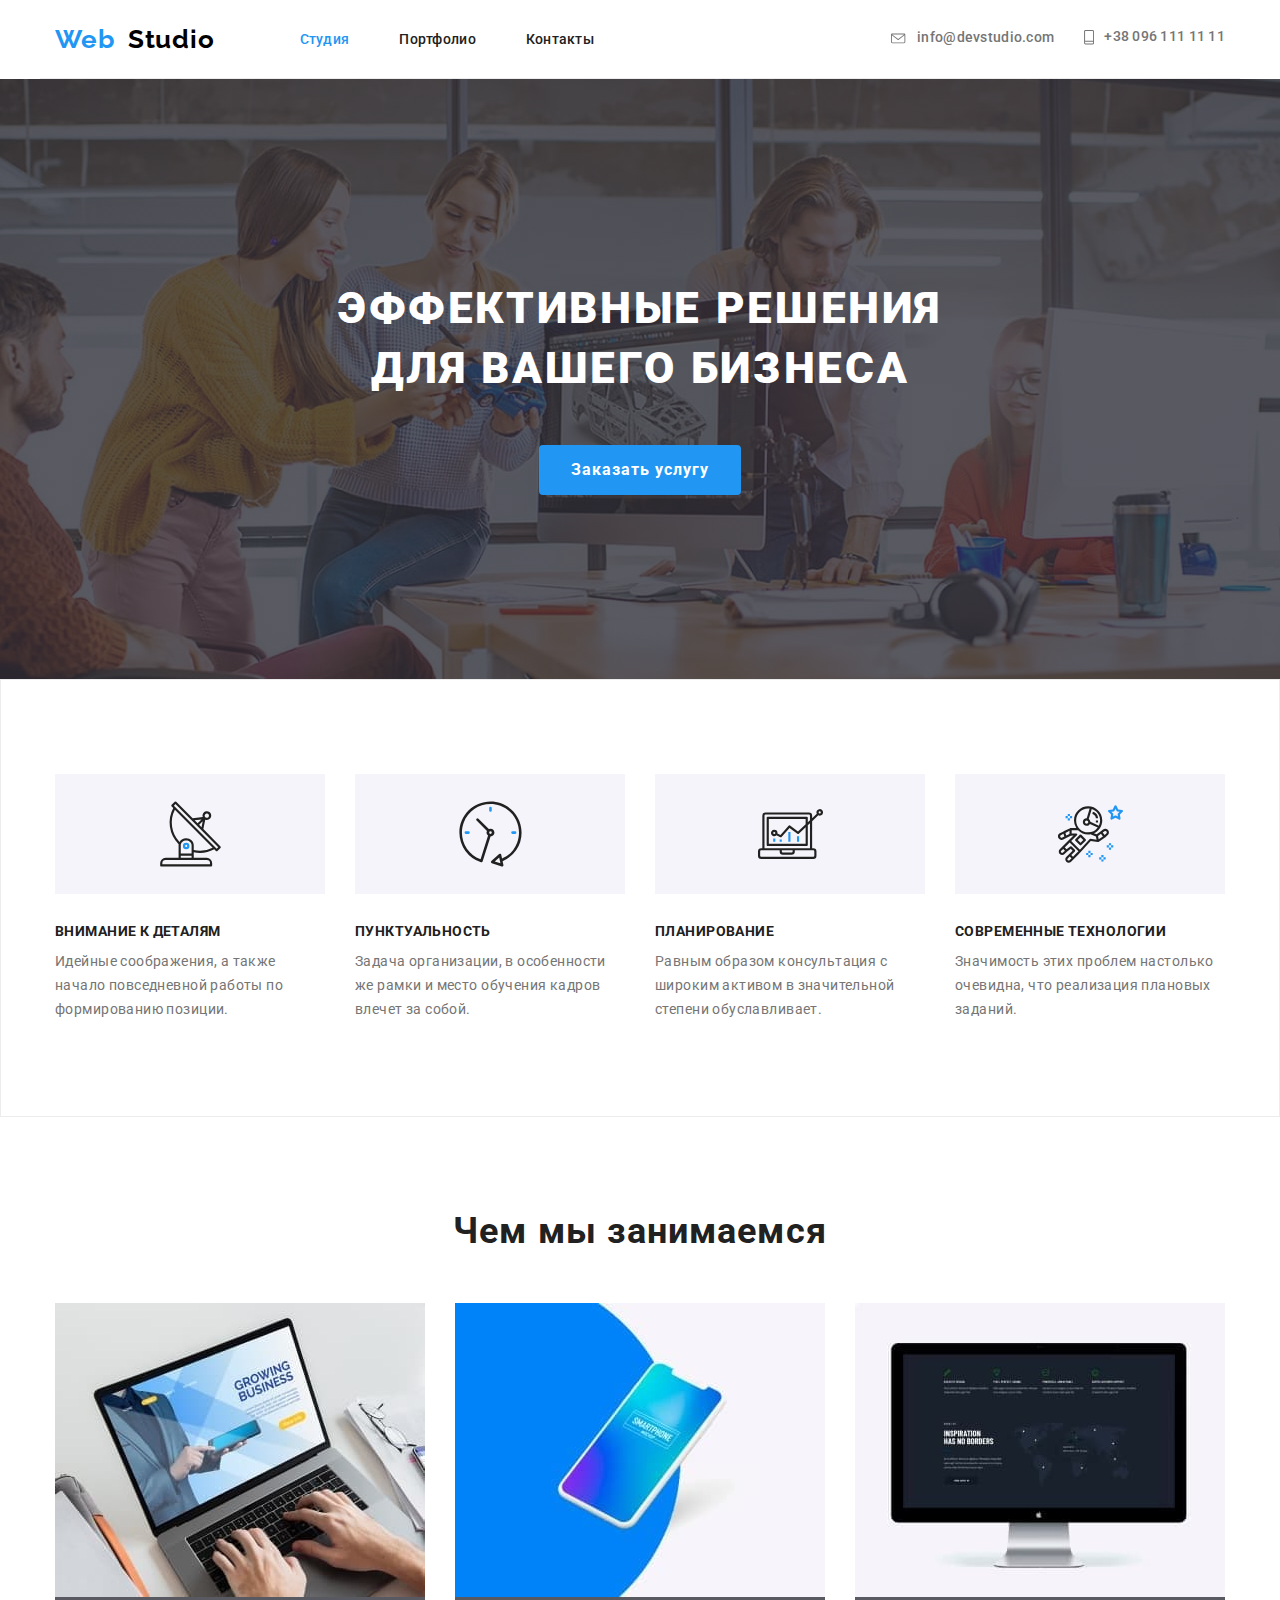
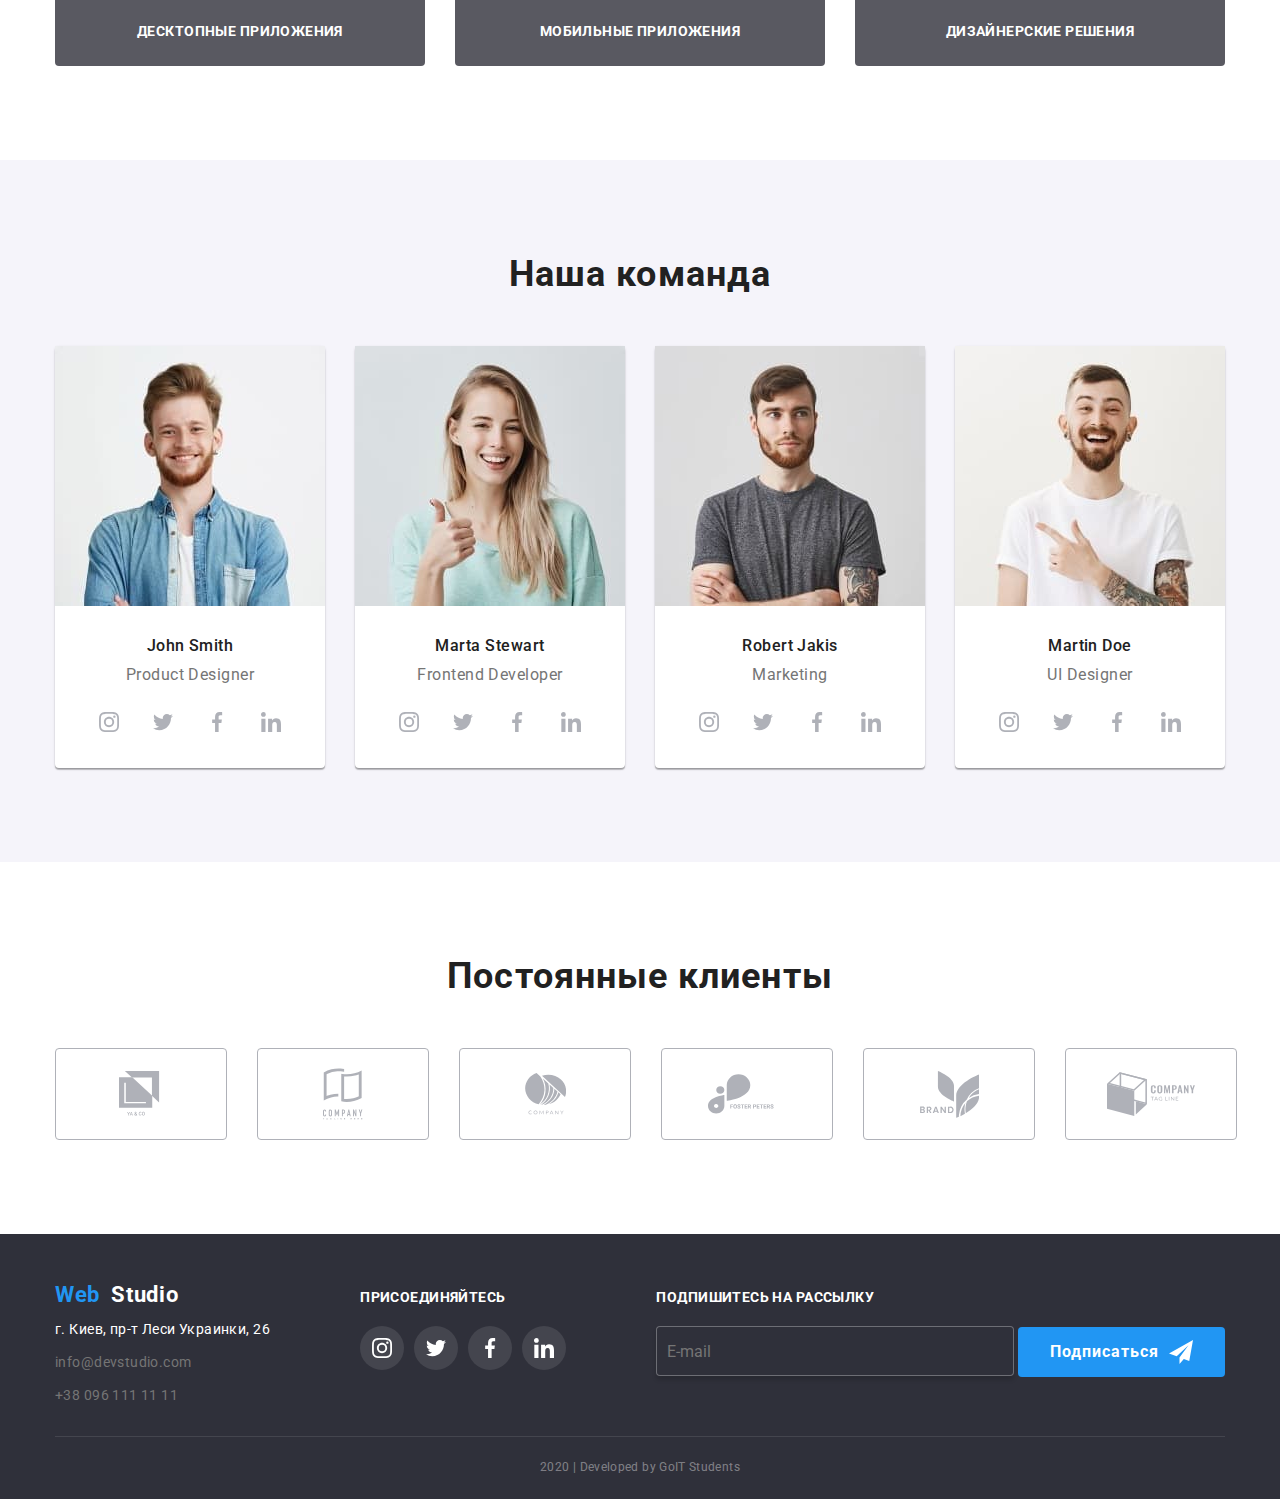
<file: index.html>
<!DOCTYPE html>
<html lang="ru">
  <head>
    <meta charset="UTF-8" />
    <meta name="viewport" content="width=device-width, initial-scale=1.0" />
    <link
      href="https://fonts.googleapis.com/css2?family=Raleway:wght@700&family=Roboto:wght@400;500;700;900&display=swap"
      rel="stylesheet"
    />
    <link
      rel="stylesheet"
      href="https://cdnjs.cloudflare.com/ajax/libs/modern-normalize/0.6.0/modern-normalize.min.css"
    />
    <link rel="stylesheet" href="./css/common.css" />
    <link rel="stylesheet" href="./css/main.css" />
    <title>goit-markup-hw-02</title>
  </head>
  <body>
    <!-- Шапка сайта -->

    <header class="container page-header">
      <nav class="main-nav">
        <a href="./index.html" class="logo-head link"
          ><span class="logo-web">Web &nbsp;</span
          ><span class="logo-nav">Studio</span></a
        >
        <!-- Контейнер с навигацией -->
        <ul class="site-nav list">
          <li class="item">
            <a href="./index.html" class="link current">Студия</a>
          </li>
          <li class="item">
            <a href="./portfolio.html" class="link">Портфолио</a>
          </li>
          <li class="item"><a href="" class="link">Контакты</a></li>
        </ul>
      </nav>

      <!-- Контейнер почта и телефон -->

      <ul class="cont-nav list">
        <li class="item mail">
          <a href="mailto" class="mail link">
            <svg class="mail-icon">
              <use href="./img/sprite.svg#icon-mailicon"></use>
            </svg>
            info@devstudio.com</a
          >
        </li>
        <li class="item phone">
          <a href="tel:380961111111" class="phone link">
            <svg class="phone-icon">
              <use href="./img/sprite.svg#icon-phoneicon"></use>
            </svg>
            +38 096 111 11 11</a
          >
        </li>
      </ul>
    </header>

    <main>
      <!-- Герой -->

      <section class="section hero">
        <div class="overley">
          <h1 class="hero-title">
            эффективные решения <br />
            для вашего бизнеса
          </h1>
          <a href="" class="button">Заказать услугу</a>
        </div>
      </section>

      <!-- Наши преимущества -->

      <section class="section advantage">
        <div class="container">
          <h2 class="visually-hidden">Наши преимущества</h2>
          <ul class="list">
            <li class="item attention">
              <!-- <img class="img" src="./img/antenna.svg" alt="Иконка антенна" /> -->
              <div class="background-icon">
                <svg class="antenna-icon">
                  <use href="./img/sprite.svg#icon-antenna"></use>
                </svg>
              </div>
              <h3 class="advantage-title">Внимание к деталям</h3>
              <p class="text">
                Идейные соображения, а также начало повседневной работы по
                формированию позиции.
              </p>
            </li>
            <li class="item punctual">
              <!-- <img class="img" src="./img/clock.svg" alt="Иконка часы" /> -->
              <div class="background-icon">
                <svg class="antenna-icon">
                  <use href="./img/sprite.svg#icon-clock"></use>
                </svg>
              </div>
              <h3 class="advantage-title">Пунктуальность</h3>
              <p class="text">
                Задача организации, в особенности же рамки и место обучения
                кадров влечет за собой.
              </p>
            </li>
            <li class="item planning">
              <!-- <img class="img" src="./img/diagram.svg" alt="Иконка диаграмма" /> -->
              <div class="background-icon">
                <svg class="antenna-icon">
                  <use href="./img/sprite.svg#icon-diagram"></use>
                </svg>
              </div>
              <h3 class="advantage-title">Планирование</h3>
              <p class="text">
                Равным образом консультация с широким активом в значительной
                степени обуславливает.
              </p>
            </li>
            <li class="item technologies">
              <!-- <img class="img" src="./img/astronaut.svg" alt="Иконка астронавт" /> -->
              <div class="background-icon">
                <svg class="antenna-icon">
                  <use href="./img/sprite.svg#icon-astronaut"></use>
                </svg>
              </div>
              <h3 class="advantage-title">Современные технологии</h3>
              <p class="text">
                Значимость этих проблем настолько очевидна, что реализация
                плановых заданий.
              </p>
            </li>
          </ul>
        </div>
      </section>

      <!-- Чем мы занимаемся -->

      <section class="section doing">
        <div class="container doing">
          <h2>Чем мы занимаемся</h2>
          <ul class="list">
            <li class="item">
              <img
                src="./img/nout.jpg"
                alt="Ноутбук"
                width="370"
                height="294"
              />
              <p class="doing-text">Десктопные приложения</p>
            </li>
            <li class="item">
              <img
                src="./img/mobile.jpg"
                alt="Мобильный телефон"
                width="370"
                height="294"
              />
              <p class="doing-text">Мобильные приложения</p>
            </li>
            <li class="item">
              <img
                src="./img/comp.jpg"
                alt="Монитор компьютера"
                width="370"
                height="294"
              />
              <p class="doing-text">Дизайнерские решения</p>
            </li>
          </ul>
        </div>
      </section>

      <!-- Наша команда -->

      <section class="section team">
        <div class="container">
          <h2>Наша команда</h2>
          <ul class="list">
            <!-- John Smith -->
            <li class="item cards">
              <img
                src="./img/team-card-1.jpg"
                alt="Фото члена команды"
                width="270"
                height="260"
              />
              <h3 class="team-title">John Smith</h3>
              <p class="team-position">Product Designer</p>
              <ul class="list icon">
                <li class="item social">
                  <a
                    href="http://instagram.com/"
                    aria-label="ссылка Инстаграмм"
                    class="link"
                  >
                    <svg class="social-icon" width="20" height="20">
                      <use href="./img/sprite.svg#icon-instagram"></use>
                    </svg>
                  </a>
                </li>
                <li class="item social">
                  <a
                    href="http://twitter.com/"
                    aria-label="ссылка Твиттер"
                    class="link"
                  >
                    <svg class="social-icon" width="20" height="20">
                      <use href="./img/sprite.svg#icon-twitter"></use>
                    </svg>
                  </a>
                </li>
                <li class="item social">
                  <a
                    href="http://facebook.com/"
                    aria-label="ссылка Фейсбук"
                    class="link"
                  >
                    <svg class="social-icon" width="20" height="20">
                      <use href="./img/sprite.svg#icon-facebook"></use>
                    </svg>
                  </a>
                </li>
                <li class="item social">
                  <a
                    href="http://linkedin.com/"
                    aria-label="ссылка Фейсбук"
                    class="link"
                  >
                    <svg class="social-icon" width="20" height="20">
                      <use href="./img/sprite.svg#icon-linkedin"></use>
                    </svg>
                  </a>
                </li>
              </ul>
            </li>

            <!-- Marta Stewart -->
            <li class="item cards">
              <img
                src="./img/team-card-2.jpg"
                alt="Фото члена команды"
                width="270"
                height="260"
              />
              <h3 class="team-title">Marta Stewart</h3>
              <p class="team-position">Frontend Developer</p>
              <ul class="list icon">
                <li class="item social">
                  <a
                    href="http://instagram.com/"
                    aria-label="ссылка Инстаграмм"
                    class="link"
                  >
                    <svg class="social-icon" width="20" height="20">
                      <use href="./img/sprite.svg#icon-instagram"></use>
                    </svg>
                  </a>
                </li>
                <li class="item social">
                  <a
                    href="http://twitter.com/"
                    aria-label="ссылка Твиттер"
                    class="link"
                  >
                    <svg class="social-icon" width="20" height="20">
                      <use href="./img/sprite.svg#icon-twitter"></use>
                    </svg>
                  </a>
                </li>
                <li class="item social">
                  <a
                    href="http://facebook.com/"
                    aria-label="ссылка Фейсбук"
                    class="link"
                  >
                    <svg class="social-icon" width="20" height="20">
                      <use href="./img/sprite.svg#icon-facebook"></use>
                    </svg>
                  </a>
                </li>
                <li class="item social">
                  <a
                    href="http://linkedin.com/"
                    aria-label="ссылка Фейсбук"
                    class="link"
                  >
                    <svg class="social-icon" width="20" height="20">
                      <use href="./img/sprite.svg#icon-linkedin"></use>
                    </svg>
                  </a>
                </li>
              </ul>
            </li>

            <!-- Robert Jakis -->
            <li class="item cards">
              <img
                src="./img/team-card-3.jpg"
                alt="Фото члена команды"
                width="270"
                height="260"
              />
              <h3 class="team-title">Robert Jakis</h3>
              <p class="team-position">Marketing</p>
              <ul class="list icon">
                <li class="item social">
                  <a
                    href="http://instagram.com/"
                    aria-label="ссылка Инстаграмм"
                    class="link"
                  >
                    <svg class="social-icon" width="20" height="20">
                      <use href="./img/sprite.svg#icon-instagram"></use>
                    </svg>
                  </a>
                </li>
                <li class="item social">
                  <a
                    href="http://twitter.com/"
                    aria-label="ссылка Твиттер"
                    class="link"
                  >
                    <svg class="social-icon" width="20" height="20">
                      <use href="./img/sprite.svg#icon-twitter"></use>
                    </svg>
                  </a>
                </li>
                <li class="item social">
                  <a
                    href="http://facebook.com/"
                    aria-label="ссылка Фейсбук"
                    class="link"
                  >
                    <svg class="social-icon" width="20" height="20">
                      <use href="./img/sprite.svg#icon-facebook"></use>
                    </svg>
                  </a>
                </li>
                <li class="item social">
                  <a
                    href="http://linkedin.com/"
                    aria-label="ссылка Фейсбук"
                    class="link"
                  >
                    <svg class="social-icon" width="20" height="20">
                      <use href="./img/sprite.svg#icon-linkedin"></use>
                    </svg>
                  </a>
                </li>
              </ul>
            </li>

            <!-- Martin Doe -->
            <li class="item cards">
              <img
                src="./img/team-card-4.jpg"
                alt="Фото члена команды"
                width="270"
                height="260"
              />
              <h3 class="team-title">Martin Doe</h3>
              <p class="team-position">UI Designer</p>
              <ul class="list icon">
                <li class="item social">
                  <a
                    href="http://instagram.com/"
                    aria-label="ссылка Инстаграмм"
                    class="link"
                  >
                    <svg class="social-icon" width="20" height="20">
                      <use href="./img/sprite.svg#icon-instagram"></use>
                    </svg>
                  </a>
                </li>
                <li class="item social">
                  <a
                    href="http://twitter.com/"
                    aria-label="ссылка Твиттер"
                    class="link"
                  >
                    <svg class="social-icon" width="20" height="20">
                      <use href="./img/sprite.svg#icon-twitter"></use>
                    </svg>
                  </a>
                </li>
                <li class="item social">
                  <a
                    href="http://facebook.com/"
                    aria-label="ссылка Фейсбук"
                    class="link"
                  >
                    <svg class="social-icon" width="20" height="20">
                      <use href="./img/sprite.svg#icon-facebook"></use>
                    </svg>
                  </a>
                </li>
                <li class="item social">
                  <a
                    href="http://linkedin.com/"
                    aria-label="ссылка Фейсбук"
                    class="link"
                  >
                    <svg class="social-icon" width="20" height="20">
                      <use href="./img/sprite.svg#icon-linkedin"></use>
                    </svg>
                  </a>
                </li>
              </ul>
            </li>
          </ul>
        </div>
      </section>

      <!-- Постоянные клиенты -->
      <section class="section customer">
        <div class="container">
          <h2>
            Постоянные клиенты
          </h2>
          <ul class="list">
            <li class="item">
              <a href="" class="link">
                <svg class="customer-icon" width="44" height="49">
                  <use href="./img/sprite.svg#icon-customer-logo-1"></use>
                </svg>
              </a>
            </li>
            <li class="item">
              <a href="" class="link">
                <svg class="customer-icon" width="40" height="52">
                  <use href="./img/sprite.svg#icon-customer-logo-2"></use>
                </svg>
              </a>
            </li>
            <li class="item">
              <a href="" class="link">
                <svg class="customer-icon" width="41" height="42">
                  <use href="./img/sprite.svg#icon-customer-logo-3"></use>
                </svg>
              </a>
            </li>
            <li class="item">
              <a href="" class="link">
                <svg class="customer-icon" width="79" height="42">
                  <use href="./img/sprite.svg#icon-customer-logo-4"></use>
                </svg>
              </a>
            </li>
            <li class="item">
              <a href="" class="link">
                <svg class="customer-icon" width="59" height="47">
                  <use href="./img/sprite.svg#icon-customer-logo-5"></use>
                </svg>
              </a>
            </li>
            <li class="item">
              <a href="" class="link">
                <svg class="customer-icon" width="88" height="45">
                  <use href="./img/sprite.svg#icon-customer-logo-6"></use>
                </svg>
              </a>
            </li>
          </ul>
        </div>
      </section>
    </main>

    <!-- Футер -->
    <footer class="page-footer">
      <div class="container info">
        <div class="foot-child">
          <a href="./index.html" class="logo-foot link"
            ><span class="logo-web">Web &nbsp;</span
            ><span class="logo-foot">Studio</span></a
          >

          <!-- Контактная информация -->

          <address class="address company">
            г. Киев, пр-т Леси Украинки, 26
          </address>
          <address class="address">
            <a href="mailto" class="link mail">info@devstudio.com</a> <br />
            <a href="tel:380961111111" class="link tel">+38 096 111 11 11</a>
          </address>
        </div>

        <div class="foot-link">
          <b>присоединяйтесь</b>
          <!-- Соц ссылки -->
          <div class="social">
            <ul class="list">
              <li class="item">
                <a
                  href="http://instagram.com/"
                  aria-label="Ссылка на instagram"
                  class="link"
                >
                  <svg class="social-icon" width="20" height="20">
                    <use href="./img/sprite.svg#icon-instagram"></use>
                  </svg>
                </a>
              </li>
              <li class="item">
                <a
                  href="http://twitter.com/"
                  aria-label="Ссылка на twitter"
                  class="link twit"
                >
                  <svg class="social-icon" width="20" height="20">
                    <use href="./img/sprite.svg#icon-twitter"></use>
                  </svg>
                </a>
              </li>
              <li class="item">
                <a
                  href="http://facebook.com/"
                  aria-label="Ссылка на facebook"
                  class="link face"
                >
                  <svg class="social-icon" width="20" height="20">
                    <use href="./img/sprite.svg#icon-facebook"></use>
                  </svg>
                </a>
              </li>
              <li class="item">
                <a
                  href="http://linkedin.com/"
                  aria-label="Ссылка на linkedin"
                  class="link linkd"
                >
                  <svg class="social-icon" width="20" height="20">
                    <use href="./img/sprite.svg#icon-linkedin"></use>
                  </svg>
                </a>
              </li>
            </ul>
          </div>
        </div>
        <div class="foot-follow">
          <b>подпишитесь на рассылку</b><br />
          <input type="text" class="input" placeholder="  E-mail" />
          <a href="" class="button primary">Подписаться</a>
        </div>
      </div>

      <!-- Копирайт -->
      <div class="container">
        <p class="copyrigyt">2020 | Developed by GoIT Students</p>
      </div>
    </footer>
  </body>
</html>
</file>
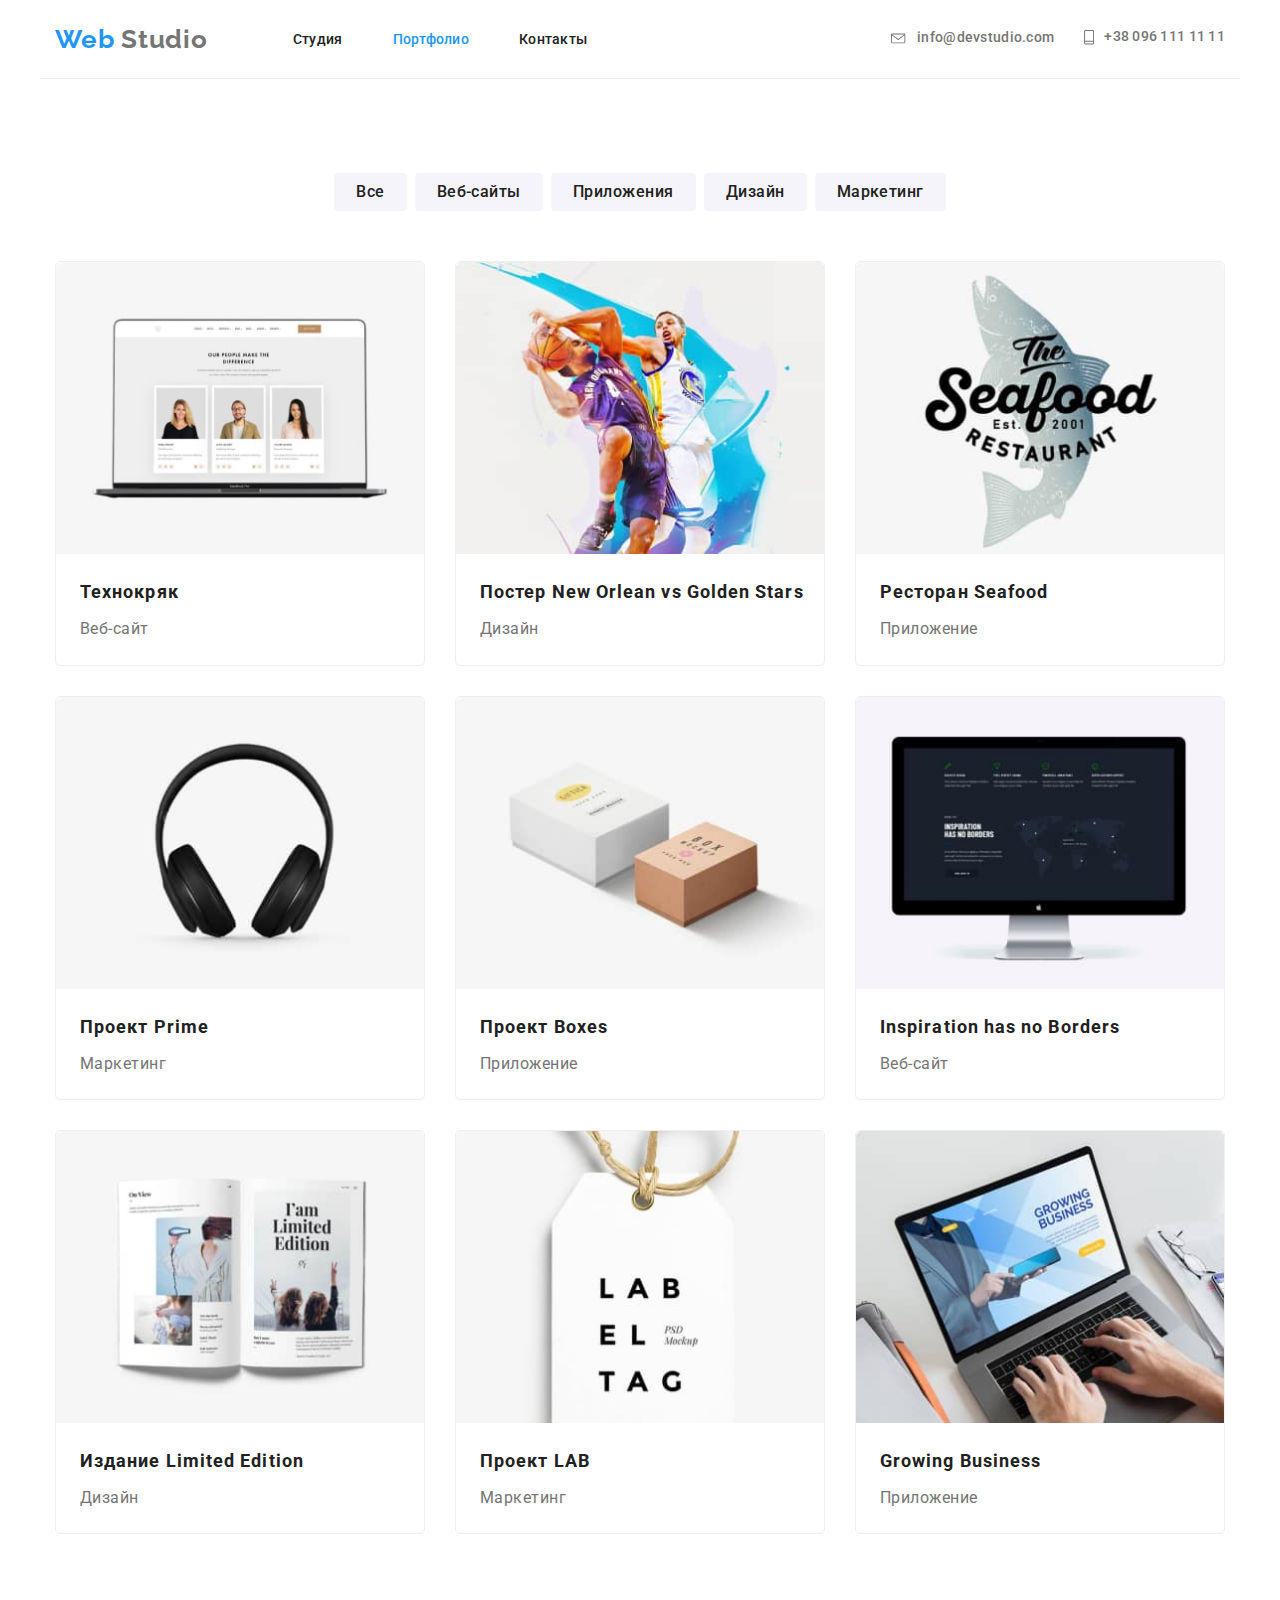
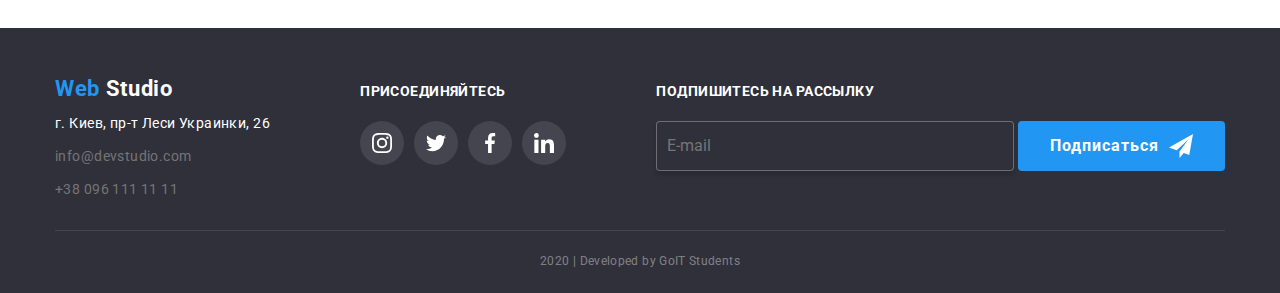
<file: portfolio.html>
<!DOCTYPE html>
<html lang="ru">
  <head>
    <meta charset="UTF-8" />
    <meta name="viewport" content="width=device-width, initial-scale=1.0" />
    <link
      href="https://fonts.googleapis.com/css2?family=Raleway:wght@700&family=Roboto:wght@400;500;700;900&display=swap"
      rel="stylesheet"
    />
    <link
      rel="stylesheet"
      href="https://cdnjs.cloudflare.com/ajax/libs/modern-normalize/0.6.0/modern-normalize.min.css"
    />
    <link rel="stylesheet" href="./css/common.css" />
    <link rel="stylesheet" href="./css/portfolio.css" />
    <title>Портфолио</title>
  </head>
  <body>
    <!-- Шапка сайта -->

    <header class="container page-header">
      <nav class="main-nav">
        <a href="./index.html" class="logo-head link"
          ><span class="logo-web">Web&nbsp</span
          ><span class="logo-studio">Studio</span></a
        >
        <!-- Контейнер с навигацией -->
        <ul class="site-nav list">
          <li class="item">
            <a href="./index.html" class="link">Студия</a>
          </li>
          <li class="item">
            <a href="./portfolio.html" class="link current">Портфолио</a>
          </li>
          <li class="item"><a href="" class="link">Контакты</a></li>
        </ul>
      </nav>

      <!-- Контейнер почта и телефон -->

      <ul class="cont-nav list">
        <li class="item mail">
      
          <a href="mailto" class="mail link">
            <svg class="mail-icon">
              <use href="./img/sprite.svg#icon-mailicon">
              </use>
            </svg> info@devstudio.com</a>
        </li>
        <li class="item phone">
      
          <a href="tel:380961111111" class="phone link">
            <svg class="phone-icon">
              <use href="./img/sprite.svg#icon-phoneicon">
              </use>
            </svg>
            +38 096 111 11 11</a>
        </li>
      </ul>
    </header>

    <main>
      <!-- Наши проекты -->

      <section class="projects">
        <div class="container">
          <h1 class="visually-hidden">Наши проекты</h1>

          <!-- Фильтр -->

          <ul class="list container-btn">
            <li><button type="button" class="button">Все</button></li>
            <li><button type="button" class="button">Веб-сайты</button></li>
            <li><button type="button" class="button">Приложения</button></li>
            <li><button type="button" class="button">Дизайн</button></li>
            <li><button type="button" class="button">Маркетинг</button></li>
          </ul>

          <ul class="list cards">
            <li class="projects-item">
              <a href="" class="link">
                <img
                  src="./img/portfolio/techno-1.jpg"
                  alt="Фото сайта"
                  width="370"
                  height="294"
              />
              <h2 class="title-projects">Технокряк</h2>
              <p class="text">Веб-сайт</p>
              <p class="text-projects">
                Технокряк это современная площадка распространения коронавируса.
                Компании используют эту платформу для цифрового шпионажа и атак
                на защищённые сервера конкурентов.
              </p>
            </li></a>
            <li class="projects-item">
              <a href="" class="link">
                <img
                  src="./img/portfolio/poster-2.jpg"
                  alt="два спортсмена играют в баскетбол"
                  width="370"
                  height="294"
              />
              <h2 class="title-projects">Постер New Orlean vs Golden Stars</h2>
              <p class="text">Дизайн</p>
              <p class="text-projects">
                Технокряк это современная площадка распространения коронавируса.
                Компании используют эту платформу для цифрового шпионажа и атак
                на защищённые сервера конкурентов.
              </p>
            </li></a>
            <li class="projects-item">
              <a href="" class="link">
                <img
                  src="./img/portfolio/seafood-3.jpg"
                  alt="Рыба на белом фоне"
                  width="370"
                  height="294"
              />
              <h2 class="title-projects">Ресторан Seafood</h2>
              <p class="text">Приложение</p>
              <p class="text-projects">
                Технокряк это современная площадка распространения коронавируса.
                Компании используют эту платформу для цифрового шпионажа и атак
                на защищённые сервера конкурентов.
              </p>
            </li></a>
            <li class="projects-item">
              <a href="" class="link">
                <img
                  src="./img/portfolio/prime-4.jpg"
                  alt="Музыкальные наушники"
                  width="370"
                  height="294"
              />
              <h2 class="title-projects">Проект Prime</h2>
              <p class="text">Маркетинг</p>
              <p class="text-projects">
                Технокряк это современная площадка распространения коронавируса.
                Компании используют эту платформу для цифрового шпионажа и атак
                на защищённые сервера конкурентов.
              </p>
            </li></a>
            <li class="projects-item">
              <a href="" class="link">
                <img
                  src="./img/portfolio/box-5.jpg"
                  alt="Два картонных коробка"
                  width="370"
                  height="294"
              />
              <h2 class="title-projects">Проект Boxes</h2>
              <p class="text">Приложение</p>
              <p class="text-projects">
                Технокряк это современная площадка распространения коронавируса.
                Компании используют эту платформу для цифрового шпионажа и атак
                на защищённые сервера конкурентов.
              </p>
            </li></a>
            <li class="projects-item">
              <a href="" class="link">
                <img
                  src="./img/portfolio/inspiration-6.jpg"
                  alt="Монитор компьютера"
                  width="370"
                  height="294"
              />
              <h2 class="title-projects">Inspiration has no Borders</h2>
              <p class="text">Веб-сайт</p>
              <p class="text-projects">
                Технокряк это современная площадка распространения коронавируса.
                Компании используют эту платформу для цифрового шпионажа и атак
                на защищённые сервера конкурентов.
              </p>
            </li></a>
            <li class="projects-item">
              <a href="" class="link">
                <img
                  src="./img/portfolio/edition-7.jpg"
                  alt="Журнал со статьями и фото"
                  width="370"
                  height="294"
              />
              <h2 class="title-projects">Издание Limited Edition</h2>
              <p class="text">Дизайн</p>
              <p class="text-projects">
                Технокряк это современная площадка распространения коронавируса.
                Компании используют эту платформу для цифрового шпионажа и атак
                на защищённые сервера конкурентов.
              </p>
            </li></a>
            <li class="projects-item">
              <a href="" class="link">
                <img
                  src="./img/portfolio/lab-8.jpg"
                  alt="Карточка тега"
                  width="370"
                  height="294"
              />
              <h2 class="title-projects">Проект LAB</h2>
              <p class="text">Маркетинг</p>
              <p class="text-projects">
                Технокряк это современная площадка распространения коронавируса.
                Компании используют эту платформу для цифрового шпионажа и атак
                на защищённые сервера конкурентов.
              </p>
            </li></a>
            <li class="projects-item">
              <a href="" class="link">
                <img
                  src="./img/portfolio/business-9.jpg"
                  alt="Человек печатает на ноутбуке"
                  width="370"
                  height="294"
              />
              <h2 class="title-projects">Growing Business</h2>
              <p class="text">Приложение</p>
              <p class="text-projects">
                Технокряк это современная площадка распространения коронавируса.
                Компании используют эту платформу для цифрового шпионажа и атак
                на защищённые сервера конкурентов.
              </p>
            </li></a>
          </ul>
        </div>
      </section>
    </main>

    <!-- Футер -->
  <footer class="page-footer">
    <div class="container info">
      <div class="foot-child">
        <a href="./index.html" class="logo-foot link"><span class="logo-web">Web&nbsp</span><span
            class="logo-foot">Studio</span></a>
  
        <!-- Контактная информация -->
  
        <address class="address company">
          г. Киев, пр-т Леси Украинки, 26
        </address>
        <address class="address">
          <a href="mailto" class="link mail">info@devstudio.com</a> <br />
          <a href="tel:380961111111" class="link tel">+38 096 111 11 11</a>
        </address>
      </div>
  
      <div class="foot-link">
  
        <b>присоединяйтесь</b>
        <!-- Соц ссылки -->
        <div class="social">
          <ul class="list">
            <li class="item">
              <a href="http://instagram.com/" aria-label="Ссылка на instagram" class="link">
                <svg class="social-icon" width="20" height="20">
                  <use href="./img/sprite.svg#icon-instagram">
                  </use>
                </svg>
              </a>
            </li>
            <li class="item">
              <a href="http://twitter.com/" aria-label="Ссылка на twitter" class="link  twit">
                <svg class="social-icon" width="20" height="20">
                  <use href="./img/sprite.svg#icon-twitter">
                  </use>
                </svg>
              </a>
            </li>
            <li class="item">
              <a href="http://facebook.com/" aria-label="Ссылка на facebook" class="link  face">
                <svg class="social-icon" width="20" height="20">
                  <use href="./img/sprite.svg#icon-facebook">
                  </use>
                </svg>
              </a>
            </li>
            <li class="item">
              <a href="http://linkedin.com/" aria-label="Ссылка на linkedin" class="link linkd">
                <svg class="social-icon" width="20" height="20">
                  <use href="./img/sprite.svg#icon-linkedin">
                  </use>
                </svg>
              </a>
            </li>
          </ul>
        </div>
      </div>
      <div class="foot-follow">
        <b>подпишитесь на рассылку</b><br />
        <input type="text" class="input" placeholder="  E-mail" />
        <a href="" class="button primary">Подписаться</a>
      </div>
    </div>
  
    <!-- Копирайт -->
    <div class="container">
      <p class="copyrigyt">2020 | Developed by GoIT Students</p>
    </div>
  </footer>
        </body>
</html>
</file>
<file: css/common.css>
:root {
  --primery-text-color: #757575;
  --title-text-color: #212121;
  --accent-text-color: #2196f3;
  --primary-white-color: #ffffff;
  --foot-primery-color: #2f303a;
  --color-bg-child: #f5f4fa;
}

body {
  margin: 0;
  font-family: 'Roboto', sans-serif;
  /* background-color: var(--primary-white-color); */
  color: var(--primery-text-color);
}

/* Утилиты */
/* 
img {
  display: block;
  max-width: 100%;
  height: auto;
} */

.list {
  list-style: none;
  margin: 0;
  padding: 0;
}

.link {
  text-decoration: none;
  color: var(--primery-text-color);
  cursor: pointer;
}

.container {
  margin-left: auto; /*центрирование блока навигации*/
  margin-right: auto; /*центрирование блока навигации*/
  width: 1200px; /*задаем размер блока 1170 согласно сетки с дизайна + учитываем отступы слева и справа по 15px*/
  padding-left: 15px;
  padding-right: 15px;

  /* outline: 2px solid tomato; */
}

.visually-hidden {
  position: absolute !important;
  clip: rect(1px 1px 1px 1px); /* IE6, IE7 */
  clip: rect(1px, 1px, 1px, 1px);
  padding: 0 !important;
  border: 0 !important;
  height: 1px !important;
  width: 1px !important;
  overflow: hidden;
}

/* Шапка сайта */

.page-header {
  display: flex;
  justify-content: space-between;
  background-color: var(--primary-white-color);

  border-bottom: 1px solid #ececec;
}

/* Логотип */
.logo {
  letter-spacing: 0.03em;
}

.logo-head {
  font-family: 'Raleway', sans-serif;
  font-weight: 700;
  font-size: 26px;
  line-height: 1.19;
  text-decoration: none;
  letter-spacing: 0.03em;
}

.logo-foot {
  margin-bottom: 10px;

  font-weight: 700;
  font-size: 22px;
  line-height: 1.18;
  letter-spacing: 0.03em;
}

.logo-web {
  color: #2196f3;
}

.logo-nav {
  color: #000000;
}

/* main container */
.main-nav {
  display: flex;
  align-items: center;
}

/* Навигация сайта */
.site-nav {
  display: flex;
  margin-left: 85px;
}

.cont-nav {
  display: flex;
  margin-left: auto;
  align-items: center;
}

.cont-nav > .item.phone {
  margin-left: 30px;
}

.site-nav .item + .item {
  /* для применения св-ва только тем элементам у которых есть сосед сверху (согласно списка Li в разметке html */
  margin-left: 50px;
  /* outline: 2px solid tomato; */
}

/* можно применить правило новее
.site-nav .item:not(:last-chaild)
margin-left: 50px; */

.site-nav .link {
  display: block; /* вертикальная геометрия не работает в строчных эл., поэтому делаем эл. строчно-блочным или блочным как в нашем случае */
  padding-top: 32px;
  padding-bottom: 32px;
  font-weight: 500;
  font-size: 14px;
  line-height: 1;
  letter-spacing: 0.02em;
  color: var(--title-text-color);
}

.site-nav .link.current {
  color: var(--accent-text-color);
}

.site-nav .link:hover,
.site-nav .link:focus,
.cont-nav .link:hover,
.cont-nav .link:focus,
.address > .link:hover,
.address > .link:focus,
.foot-link .link:hover,
.foot-link .link:focus {
  color: var(--accent-text-color);
}

.cont-nav .link {
  display: inline-flex;
  align-items: center;
  font-weight: 500;
  font-size: 14px;
  line-height: 1.14;
  letter-spacing: 0.02em;
  color: var(--primery-text-color);
}

/* svg иконка почты */
.cont-nav .mail-icon {
  width: 16px;
  height: 11px;
  margin-right: 10px;

  fill: currentColor;
  cursor: pointer;
}

/* svg иконка телефон */
.cont-nav .phone-icon {
  width: 10px;
  height: 15px;
  margin-right: 10px;

  fill: currentColor;
  cursor: pointer;
}

/* Футер */

.page-footer {
  min-height: 253px;
  background-color: var(--foot-primery-color);
  color: var(--primary-white-color);
}

.page-footer .container.info {
  display: flex;
  align-items: baseline;
  justify-content: space-between;
  padding-top: 48px;
  padding-bottom: 28px;
}

.page-footer .address {
  font-size: 14px;
  line-height: 1.71;
  letter-spacing: 0.03em;
}

.logo-foot {
  color: var(--primary-white-color);
}

.logo-foot.link {
  display: inline-block;
  margin-bottom: 10px;
}

.address.company {
  margin-bottom: 9px;
  font-family: inherit;
  font-style: normal;
}

.address .link {
  font-family: inherit;
  font-style: normal;
  font-weight: 400;
  font-size: 14px;
  line-height: 1.71;

  letter-spacing: 0.03em;
}

.address .link.mail {
  display: inline-block;
  margin-bottom: 9px;
}

.page-footer b {
  display: inline-block;
  margin-bottom: 21px;
  text-transform: uppercase;
  font-size: 14px;
  line-height: 1ю14;
  letter-spacing: 0.03em;
}

/* Ссылки соц сетей футер */

.social .list {
  display: flex;
  justify-items: center;
}

.social .link {
  display: flex;
  justify-content: center;
  align-items: center;
  width: 44px;
  height: 44px;

  color: var(--primary-white-color);
  background-color: rgba(255, 255, 255, 0.1);

  border-radius: 50%;
}

.social .social-icon {
  fill: currentColor;
}

.social .link:hover,
.social .link:focus {
  color: var(--primary-white-color);
  background-color: var(--accent-text-color);
}

.foot-link .social .item {
  margin-right: 10px;
}

.foot-link .social .item:nth-child(4n) {
  margin-right: 0;
}

.input {
  padding-top: 18px;
  padding-bottom: 18px;
  width: 358px;
  height: 50px;
  border: 1px solid rgba(255, 255, 255, 0.3);
  box-sizing: border-box;
  box-shadow: 0px 4px 4px rgba(0, 0, 0, 0.15);
  border-radius: 4px;

  background-color: var(--foot-primery-color);
}

.page-footer h3 {
  font-weight: 700;
  font-size: 15px;
  line-height: 1.6;
  letter-spacing: -0.015em;
  color: var(--primary-white-color);
}

.page-footer .list {
  font-size: 15px;
  line-height: 1.6;
  letter-spacing: -0.015em;
  color: var(--primary-white-color);
}

.button.primary {
  display: inline-flex;
  align-items: center;
  min-width: 200px;
  border-radius: 4px;
  padding: 10px 32px;
  text-align: center;
  cursor: pointer;

  color: var(--primary-white-color);
  background-color: var(--accent-text-color);

  text-decoration: none;
  font-weight: 700;
  font-size: 16px;
  line-height: 1.87;
  letter-spacing: 0.06em;
}

.button.primary::after {
  content: '';
  width: 24px;
  height: 24px;
  margin-left: 10px;
  background-image: url('../img/icon/icon-send.svg');
  background-size: contain;
}

.copyrigyt {
  margin-top: 0;
  margin-bottom: 0;
  padding-top: 18px;
  padding-bottom: 20px;
  border-top: 1px solid rgba(255, 255, 255, 0.1);
  text-align: center;
  font-size: 12px;
  line-height: 2;
  letter-spacing: 0.03em;
  color: rgba(255, 255, 255, 0.4);
}

/* .button.secondary {
  text-decoration-line: none;
  color: var(--primary-white-color);
} */
</file>
<file: css/main.css>
/* цвет основной + телефон в шапке #757575 */
/* цвет заголовков #212121 */
/* акцент #2196F3 */
/* белый #FFFFFF */
/* телефон, почта футер rgba(255, 255, 255, 0.6) */

:root {
  --primery-text-color: #757575;
  --title-text-color: #212121;
  --accent-text-color: #2196f3;
  --primary-white-color: #ffffff;
  --color-bg-child: #f5f4fa;
  --color-social-links: #afb1b8;
}

.section {
  padding-top: 94px;
  padding-bottom: 94px;
}
/* Герой */

.section.hero {
  padding-top: 0;
  padding-bottom: 0;
}

.hero > .overley {
  height: 600px;
  max-width: 1600px;
  margin-left: auto;
  margin-right: auto;

  background-color: #757575;
  background-image: linear-gradient(
      to right,
      rgba(47, 48, 58, 0.8),
      rgba(47, 48, 58, 0.8)
    ),
    url('../img/hero/hero-img.jpg');
  background-repeat: no-repeat;
  background-position: center;
  background-size: cover;
}

.hero {
  text-align: center;
}

.hero-title {
  margin-top: 0;
  margin-bottom: 46px;
  padding-top: 200px;

  color: var(--primary-white-color);

  text-transform: uppercase;
  font-weight: 900;
  font-size: 44px;
  line-height: 1.36;
  letter-spacing: 0.06em;
}

.hero .button {
  display: inline-block;
  margin-bottom: 200px;
  min-width: 200px;
  padding: 10px 32px;
  text-align: center;

  color: var(--primary-white-color);
  background-color: var(--accent-text-color);
  border-radius: 4px;

  text-decoration: none;
  font-weight: 700;
  font-size: 16px;
  line-height: 1.88;
  letter-spacing: 0.06em;
}

/* Наши преимущества */

.section.advantage {
  border: 1px solid #ececec;
}

/* .advantage .img {
  display: block;
  margin-left: auto;
  margin-right: auto;

  padding-top: 25px;
  padding-right: 100px;
  padding-bottom: 20px;
  padding-left: 100px;

  margin-bottom: 30px;
} */

.advantage .list {
  display: flex;
}

.advantage .item {
  margin-right: 30px;
  width: calc((100% - 90px) / 4);
}

.advantage .item:nth-child(4n) {
  margin-right: 0;
}

.advantage .item:nth-child(4n) {
  margin-bottom: 0;
}

.advantage .background-icon {
  display: flex;
  justify-content: center;
  align-items: center;
  width: 270px;
  margin-bottom: 30px;
  height: 120px;
  background-color: #f5f4fa;
}

.antenna-icon {
  width: 65px;
  height: 70px;
  align-items: center;
}

.section h2 {
  margin-top: 0;
  margin-bottom: 50px;
  font-weight: 700;
  font-size: 36px;
  line-height: 1.16;
  text-align: center;
  letter-spacing: 0.03em;
  color: var(--title-text-color);
}

.advantage-title {
  margin-top: 0;
  margin-bottom: 10px;
  font-weight: 700;
  font-size: 14px;
  line-height: 1.14;
  letter-spacing: 0.03em;
  text-transform: uppercase;
  color: var(--title-text-color);
}

.advantage p {
  margin-top: 0;
  margin-bottom: 0;
  font-weight: 400;
  font-size: 14px;
  line-height: 1.71;
  letter-spacing: 0.03em;
}

/* Чем мы занимаемся */

.doing .list {
  display: flex;
}

.doing .item {
  margin-right: 30px;
  width: calc((100% - 60px) / 3);
  text-align: center;
}

.doing .item:nth-child(3n) {
  margin-right: 0;
}

.doing .item:nth-child(3n) {
  margin-bottom: 0;
}

.doing img {
  display: block; /* занимает местопо ширине родителя-блока, пропадает 4px снизу картинки */
}

.doing-text {
  margin: 0;
  padding: 27px;
  background: rgba(47, 48, 58, 0.8);
  border-radius: 0px 0px 4px 4px;
  font-weight: 700;
  font-size: 14px;
  line-height: 1.14;
  text-align: center;
  letter-spacing: 0.03em;
  text-transform: uppercase;

  color: var(--primary-white-color);
}

/* Наша команда */

.section.team {
  background-color: var(--color-bg-child);
}

.team .list {
  display: flex;
  justify-content: space-between;
}

.team img {
  display: block; /* занимает местопо ширине родителя-блока, пропадает 4px снизу картинки */
  margin-bottom: 30px;
}

.team .item.cards {
  background-color: var(--primary-white-color);
  border-radius: 4px;
  box-shadow: 0px 2px 1px rgba(0, 0, 0, 0.2), 0px 1px 1px rgba(0, 0, 0, 0.14),
    0px 1px 3px rgba(0, 0, 0, 0.12);
}

.team-title {
  margin-top: 0;

  margin-bottom: 10px;
  font-weight: 500;
  font-size: 16px;
  line-height: 1.19;
  letter-spacing: 0.03em;
  color: var(--title-text-color);
  text-align: center;
}

.team-position {
  margin: 0;
  margin-bottom: 16px;
  font-weight: 400;
  font-size: 16px;
  line-height: 1.19;
  letter-spacing: 0.03em;
  text-align: center;
  color: var(--primery-text-color);
}

.team .list.icon {
  display: flex;
  justify-content: center;
  margin-bottom: 24px;
}

.team .item.social {
  margin-right: 10px;
}

.team .item.social:nth-child(4n) {
  margin-right: 0;
}

.team .link {
  display: flex;
  justify-content: center;
  align-items: center;

  width: 44px;
  height: 44px;
  border-radius: 50%;

  color: var(--color-social-links);
}

/* .team .link:hover,
.team .link:focus {
  color: var(--primary-white-color);
  background-color: var(--accent-text-color);
} */

.team .social-icon {
  fill: currentColor;
}

/* Постоянные клиенты */
.customer .list {
  display: flex;
  justify-content: space-evenly;
}

.customer .item {
  margin-right: 30px;
  width: calc((100% - 60px) / 6);
  border: 1px solid #afb1b8;
  box-sizing: border-box;
  border-radius: 4px;
}

.customer .item:nth-child(6n) {
  margin-right: 0;
}

.customer .link {
  display: flex;
  justify-content: center;
  align-items: center;
  width: 170px;
  height: 90px;
  color: var(--color-social-links);
}

.customer .link:hover,
.customer .link:focus {
  color: var(--accent-text-color);
}

.customer-icon {
  fill: currentColor;
  cursor: pointer;
}

.customer .item:hover,
.customer .item:focus {
  border: 1px solid var(--accent-text-color);
}
</file>
<file: css/portfolio.css>
.projects-item > .link {
  display: block;
}

.projects img {
  margin-bottom: 20px;
  display: block;
  max-width: 100%;
  height: auto;
  border-radius: 5px 5px 0px 0px;
}

.title-primary {
  margin-top: 0;
  margin-bottom: 0;
  color: white;
}

.projects .list.container-btn {
  display: flex;
  justify-content: center;
  padding-top: 94px;
  margin-bottom: 50px;
  text-align: center;
}

.button:hover,
.button:focus {
  color: var(--primary-white-color);
  background-color: var(--accent-text-color);
}

.container-btn li {
  margin-right: 8px;
}
/* width: 130px;
  height: 38px; */

.button {
  padding: 6px 22px;
  font-family: inherit;
  font-weight: 500;
  font-size: 16px;
  line-height: 1.63;
  text-align: center;
  letter-spacing: 0.03em;

  border: transparent;
  border-radius: 4px;
  color: var(--title-text-color);
  background: #f5f4fa;
}

.container-btn li:nth-child(5n) {
  margin-right: 0;
}

.title-projects {
  margin-top: 0;
  margin-bottom: 4px;

  color: var(--title-text-color);
  font-weight: 700;
  font-size: 18px;
  padding-left: 24px;
  line-height: 2;
  letter-spacing: 0.06em;
}

.text {
  margin-top: 0;
  margin-bottom: 0px;
  padding-bottom: 20px; /* для полного фокуса карточки задаю не margin-bottom а  padding-bottom: 20px */

  font-weight: 400;
  font-size: 16px;
  padding-left: 24px;
  line-height: 1.88;
  letter-spacing: 0.03em;
}

.text-projects {
  margin-top: 0;
  margin-bottom: 0;

  font-weight: 400;
  font-size: 18px;
  line-height: 1.87;
  letter-spacing: 0.03em;

  display: none;
}

/* выстраиваем элементы в сетку 3*3 */

.projects .list.cards {
  display: flex;
  flex-wrap: wrap;
  padding-bottom: 94px;
}

.projects-item {
  margin-right: 30px;
  margin-bottom: 30px;
  width: calc((100% - 60px) / 3);
  /* 100% ширины родителя минус margin между колонками (30px*) делим на 3 колонки */

  border: 1px solid #eeeeee;
  border-radius: 5px;
}

.projects-item:hover,
.projects-item:focus {
  box-shadow: 1px 4px 6px rgba(0, 0, 0, 0.16), 0px 4px 4px rgba(0, 0, 0, 0.06),
    0px 1px 1px rgba(0, 0, 0, 0.12);
  cursor: pointer;
}

.projects-item:nth-child(3n) {
  margin-right: 0;
}

.projects-item:nth-last-child(-n + 3) {
  margin-bottom: 0;
}

/* Альтернативный вариант - всем кроме третьего задать отступ (справа/снизу) 30px */

/* .projects-item:not(:nth-child(3n)) {
  margin-right: 30px;
} */

/* .projects-item:not(:nth-last-child(-n + 3)) {
  margin-bottom: 30px;
} */
</file>
